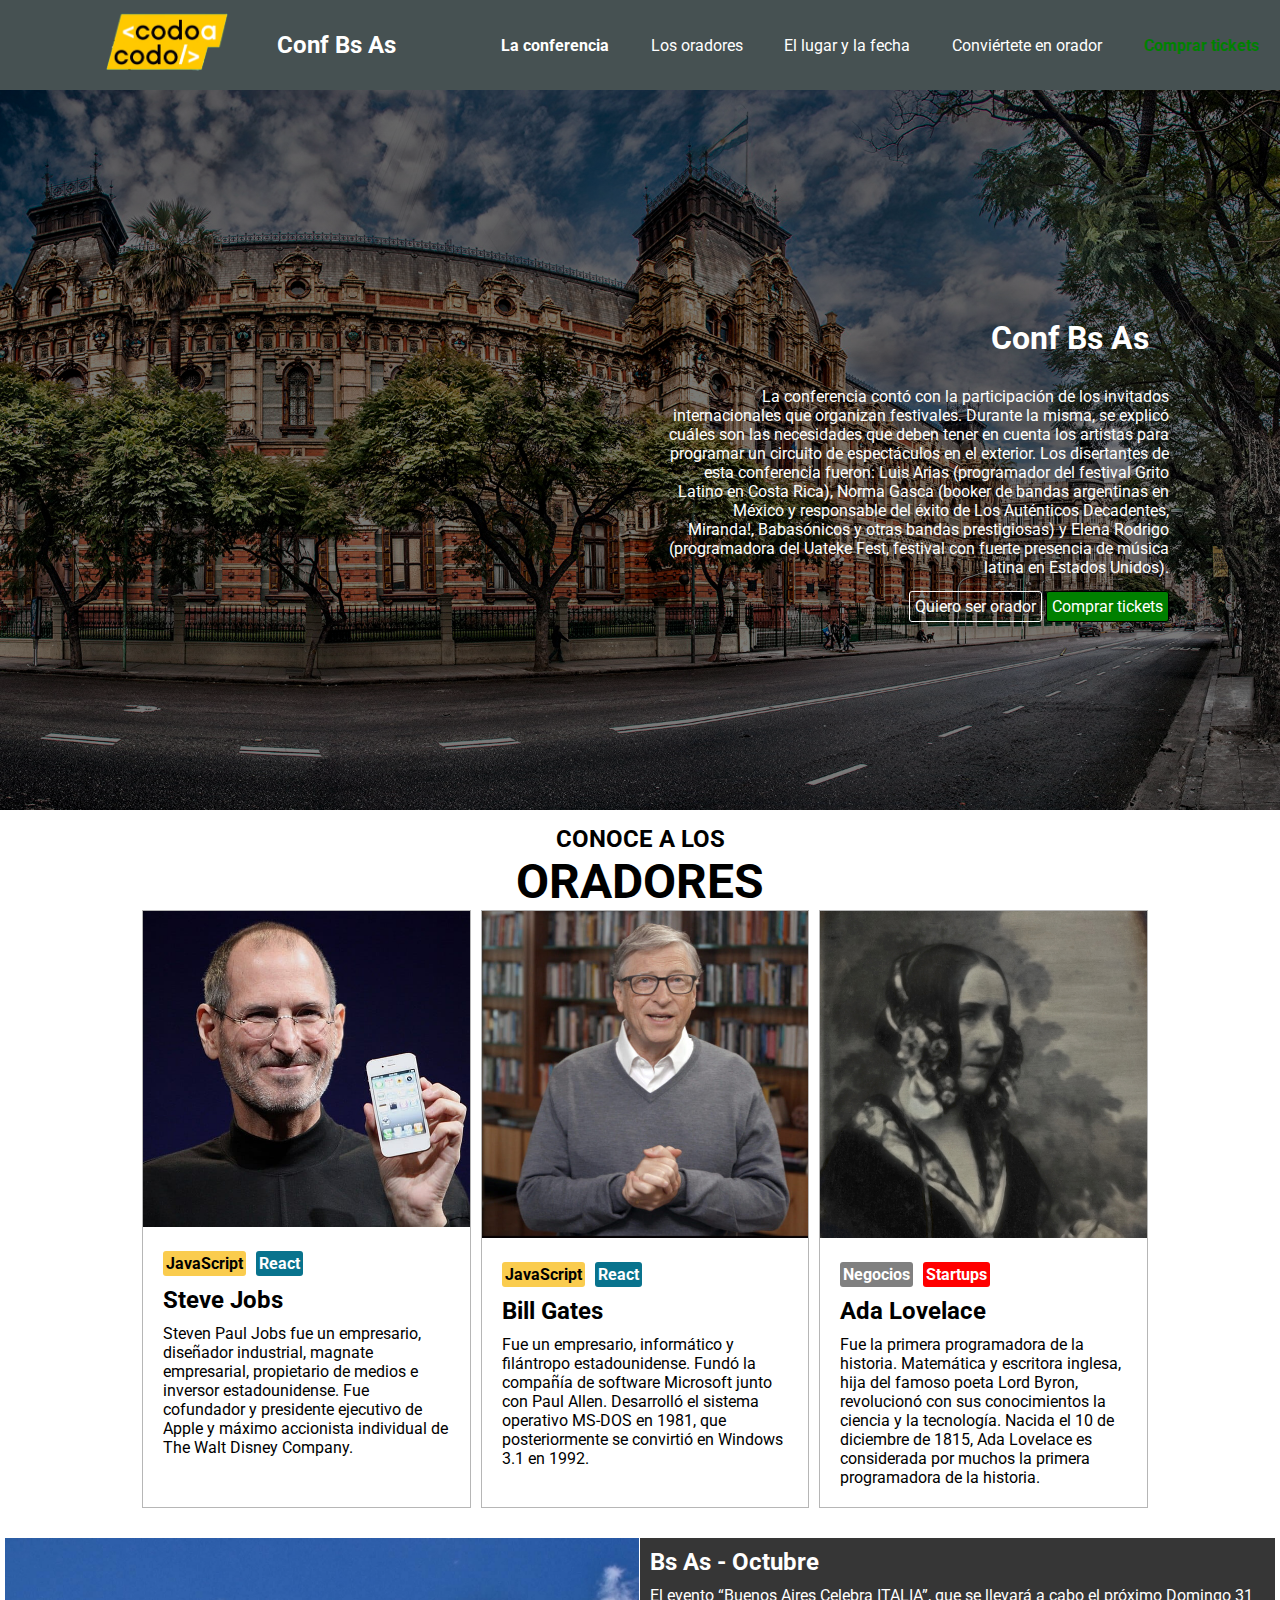
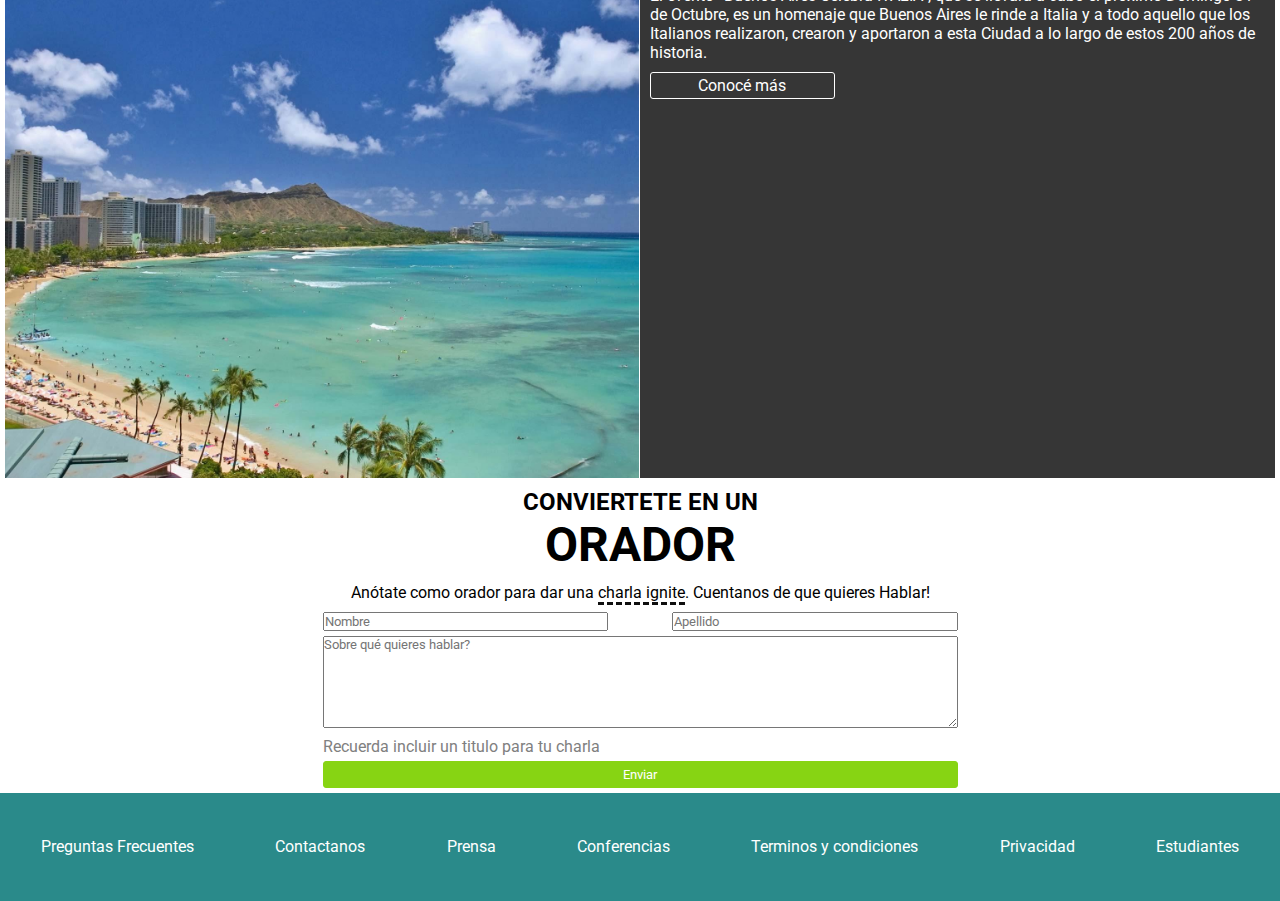
<file: index.html>
<!DOCTYPE html>
<html lang="es">

<head>
    <meta charset="UTF-8">
    <meta http-equiv="X-UA-Compatible" content="IE=edge">
    <meta name="viewport" content="width=device-width, initial-scale=1.0">
    <title>Proyecto Codo a Codo</title>
    <link rel="shortcut icon" href="favicon.ico" type="image/x-icon">
    <link rel="stylesheet" href="css/estilos.css">
</head>

<body>
    <header class="header">
        <div class="headerNavegacionYLogo">
            <div class="headerNav">
                <div class="contenedorLogo">
                    <a href="#"><img src="./assets/img/codoacodo.png" alt="Logo"></a>
                    <h2>Conf Bs As</h2>
                </div>
            </div>
            <nav class="navegacion">
                <ul class="listaNav">
                    <li><a class="linkNav linkLaConferencia" href="#laConferencia">La conferencia</a></li>
                    <li><a class="linkNav" href="#oradores">Los oradores</a></li>
                    <li><a class="linkNav" href="#lugarYFecha">El lugar y la fecha</a></li>
                    <li><a class="linkNav" href="#convierteteEnOrador">Conviértete en orador</a></li>
                    <li><a class="linkNav linkComprarTickets" href="./pages/comprar_tickets.html">Comprar tickets</a>
                    </li>
                </ul>
            </nav>
        </div>
        <section id="laConferencia">
            <div class="laConferencia">
                <div class="contenedorLaConferencia">
                    <h1>Conf Bs As</h1>
                    <p>
                        La conferencia contó con la participación de los invitados internacionales que organizan
                        festivales. Durante la misma, se explicó cuáles son las necesidades que deben tener en cuenta
                        los artistas para programar un circuito de espectáculos en el exterior.
                        Los disertantes de esta conferencia fueron: Luis Arias (programador del festival Grito Latino en
                        Costa Rica), Norma Gasca (booker de bandas argentinas en México y responsable del éxito de Los
                        Auténticos Decadentes, Miranda!, Babasónicos y otras bandas prestigiosas) y Elena Rodrigo
                        (programadora del Uateke Fest, festival con fuerte presencia de música latina en Estados
                        Unidos).
                    </p>
                    <div>
                        <a class="botonOrador" href="#convierteteEnOrador">Quiero ser orador</a>
                        <a class="botonTicket" href="./pages/comprar_tickets.html">Comprar tickets</a>
                    </div>
                </div>
            </div>
        </section>
    </header>
    <main>
        <div class="contenedor">
            <section id="oradores">
                <h2 class="tituloConocerOradores">
                    <div class="primerTitulo">CONOCE A LOS</div>
                    <div class="segundoTitulo">ORADORES</div>
                </h2>
                <div class="oradores">
                    <div class="orador">
                        <img src="./assets/img/gates" alt="Steve Jobs" class="imgOrador">
                        <div class="contenedorInformacionOrador">
                            <div class="etiquetasOrador">
                                <h4 class="etiquetaPrimeraOrador">JavaScript</h4>
                                <h4 class="etiquetaSegundaOrador">React</h4>
                            </div>
                            <h2 class="nombreOrador">Steve Jobs</h2>
                            <p class="informacionOrador">
                                Steven Paul Jobs ​​​​fue un empresario, diseñador industrial,
                                magnate empresarial, propietario de medios e inversor estadounidense. Fue cofundador y
                                presidente ejecutivo de Apple​ y máximo accionista individual de The Walt Disney
                                Company.
                            </p>
                        </div>
                    </div>
                    <div class="orador">
                        <img src="./assets/img/bill.jpg" alt="Bill Gates" class="imgOrador">
                        <div class="contenedorInformacionOrador">
                            <div class="etiquetasOrador">
                                <h4 class="etiquetaPrimeraOrador">JavaScript</h4>
                                <h4 class="etiquetaSegundaOrador">React</h4>
                            </div>
                            <h2 class="nombreOrador">Bill Gates</h2>
                            <p class="informacionOrador">
                                Fue un empresario, informático y filántropo estadounidense. Fundó la compañía de
                                software Microsoft junto con Paul Allen. Desarrolló el sistema operativo MS-DOS en 1981,
                                que posteriormente se convirtió en Windows 3.1 en 1992.
                            </p>
                        </div>
                    </div>
                    <div class="orador">
                        <img src="./assets/img/ada.jpeg" alt="Ada Lovelace" class="imgOrador">
                        <div class="contenedorInformacionOrador">
                            <div class="etiquetasOrador">
                                <h4 class="etiquetaPrimeraOradorAda">Negocios</h4>
                                <h4 class="etiquetaSegundaOradorAda">Startups</h4>
                            </div>
                            <h2 class="nombreOrador">Ada Lovelace</h2>
                            <p class="informacionOrador">
                                Fue la primera programadora de la historia. Matemática y escritora inglesa, hija del
                                famoso poeta Lord Byron, revolucionó con sus conocimientos la ciencia y la tecnología.
                                Nacida el 10 de diciembre de 1815, Ada Lovelace es considerada por muchos la primera
                                programadora de la historia.
                            </p>
                        </div>
                    </div>
                </div>
            </section>
            <section id="lugarYFecha">
                <div class="lugarYFecha">
                    <div class="contenedorLugarYFechaImg">
                        <img src="./assets/img/honolulu.jpg" alt="imagen playa">
                    </div>
                    <div class="contenedorLugarYFechaInformacion">
                        <h2>Bs As - Octubre</h2>
                        <p>
                            El evento “Buenos Aires Celebra ITALIA”, que se llevará a cabo el próximo Domingo 31 de
                            Octubre, es un homenaje que Buenos Aires le rinde a Italia y a todo aquello que los
                            Italianos realizaron, crearon y aportaron a esta Ciudad a lo largo de estos 200 años de
                            historia.
                        </p>
                        <a href="" class="contenedorLugarYFechaAncla">Conocé más</a>
                    </div>
                </div>
            </section>
            <section id="convierteteEnOrador">
                <div class="convierteteEnOrador">
                    <h2 class="tituloConocerOradores">
                        <div class="primerTitulo">CONVIERTETE EN UN</div>
                        <div class="segundoTitulo">ORADOR</div>
                    </h2>
                    <p class="descripcionConvierteteEnOrador">
                        Anótate como orador para dar una <span class="decoracionDescripcionConvierteteEnOrador">charla
                            ignite</span>. Cuentanos de que quieres Hablar!
                    </p>
                    <form class="formulario">
                        <div class="formularioNombreApellido">
                            <input type="text" placeholder="Nombre" required>
                            <input type="text" placeholder="Apellido" required>
                        </div>
                        <div>
                            <textarea name="" id="" cols="44" rows="6" placeholder="Sobre qué quieres hablar?"
                                required></textarea>
                        </div>
                        <p class="parrafoFormulario">Recuerda incluir un titulo para tu charla</p>
                        <div class="botonEnviar">
                            <input type="submit" value="Enviar">
                        </div>
                    </form>
                </div>
            </section>
        </div>
    </main>
    <footer>
        <div class="footer">
            <a href="">Preguntas Frecuentes</a>
            <a href="">Contactanos</a>
            <a href="">Prensa</a>
            <a href="">Conferencias</a>
            <a href="">Terminos y condiciones</a>
            <a href="">Privacidad</a>
            <a href="">Estudiantes</a>
        </div>
    </footer>


</body>

</html>
</file>
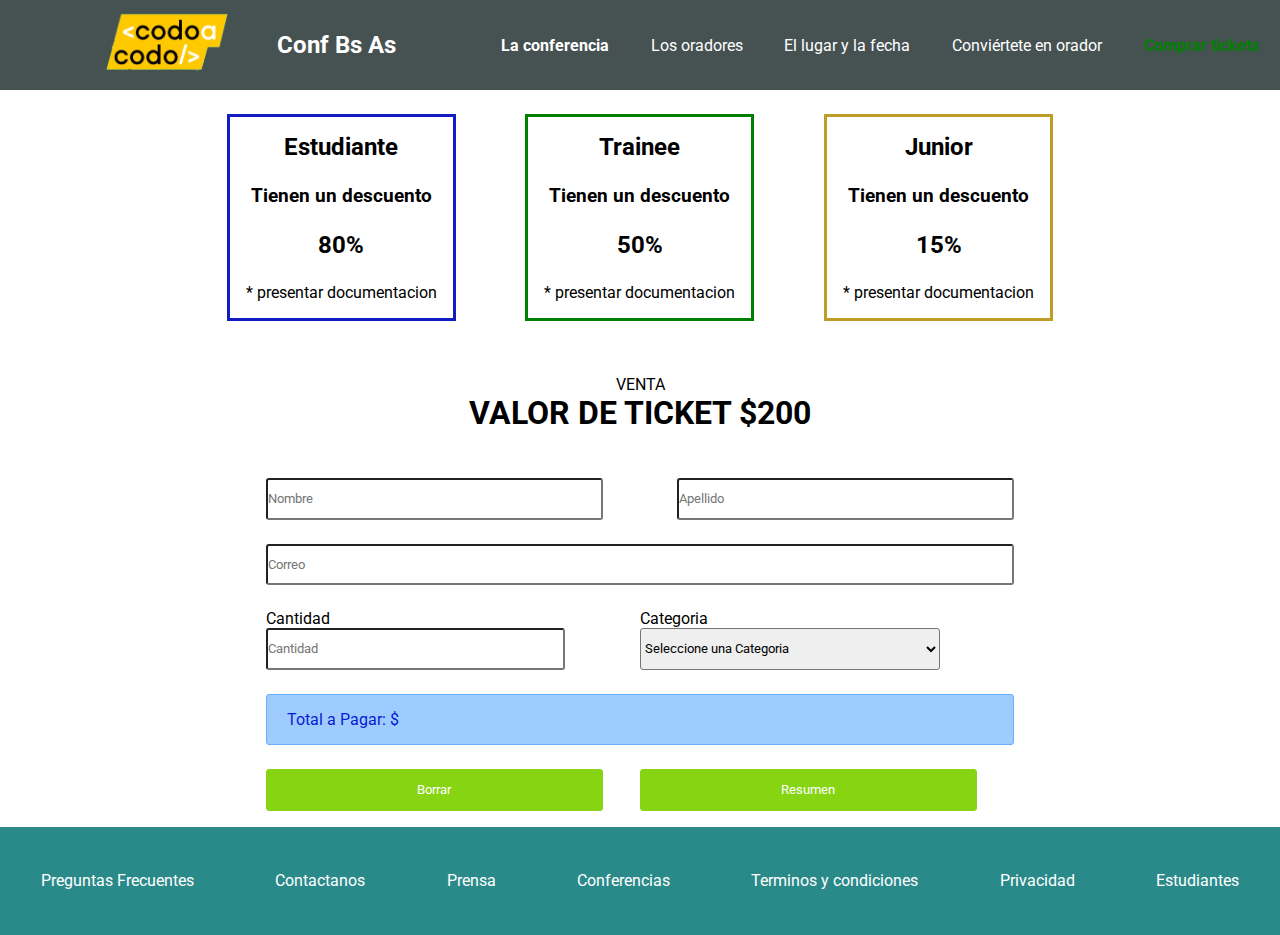
<file: pages/comprar_tickets.html>
<!DOCTYPE html>
<html lang="es">

<head>
    <meta charset="UTF-8">
    <meta http-equiv="X-UA-Compatible" content="IE=edge">
    <meta name="viewport" content="width=device-width, initial-scale=1.0">
    <title>Proyecto Codo a Codo</title>
    <link rel="shortcut icon" href="../favicon.ico" type="image/x-icon">
    <link rel="stylesheet" href="../css/estilos.css">
    <script src="../js/index.js"></script>
</head>

<body>
    <header class="header">
        <div class="headerNavegacionYLogo">
            <div class="headerNav">
                <div class="contenedorLogo">
                    <a href="../index.html"><img src="../assets/img/codoacodo.png" alt="Logo"></a>
                    <h2>Conf Bs As</h2>
                </div>
            </div>
            <nav class="navegacion">
                <ul class="listaNav">
                    <li><a class="linkNav linkLaConferencia" href="../index.html#laConferencia">La conferencia</a>
                    </li>
                    <li><a class="linkNav" href="../index.html#oradores">Los oradores</a></li>
                    <li><a class="linkNav" href="../index.html#lugarYFecha">El lugar y la fecha</a></li>
                    <li><a class="linkNav" href="../index.html#convierteteEnOrador">Conviértete en orador</a></li>
                    <li><a class="linkNav linkComprarTickets" href="#">Comprar tickets</a>
                    </li>
                </ul>
            </nav>

    </header>
    <main class="Ticket">
        <section>
            <div class="descuentos">
                <div class="descuento">
                    <h2>Estudiante</h2>
                    <h3>Tienen un descuento</h3>
                    <h2>80%</h2>
                    <p>* presentar documentacion</p>
                </div>
                <div class="descuento trainee">
                    <h2>Trainee</h2>
                    <h3>Tienen un descuento</h3>
                    <h2>50%</h2>
                    <p>* presentar documentacion</p>
                </div>
                <div class="descuento junior">
                    <h2>Junior</h2>
                    <h3>Tienen un descuento</h3>
                    <h2>15%</h2>
                    <p>* presentar documentacion</p>
                </div>
            </div>
        </section>
        <h1 class="TituloCompra">
            <div class="tituloVenta">VENTA</div>
            <div>VALOR DE TICKET $200</div>
        </h1>
        <section class="formularioTicket">
            <form class="formulario">
                <div class="formularioNombreApellido">
                    <input type="text" placeholder="Nombre" id="nombre" required>
                    <input type="text" placeholder="Apellido" id="apellido" required>
                </div>
                <div class="formularioEmail">
                    <input type="email" placeholder="Correo" id="email" required>
                </div>
                <div class="cantidadYCategoria">
                    <div class="cantidad">
                        <label for="cantidad">Cantidad</label>
                        <input type="number" placeholder="Cantidad" id="cantidad" name="cantidad" required>
                    </div>
                    <div class="categoria">
                        <label for="opcion">Categoria</label>
                        <select name="opcion" id="categoria" required>
                            <option value="Seleccionar" disabled selected>Seleccione una Categoria</option>
                            <option value="Estudiante">Estudiante</option>
                            <option value="Trainee">Trainee</option>
                            <option value="Junior">Junior</option>
                        </select>
                    </div>
                </div>
                <div class="totalAPagar">
                    <p>Total a Pagar: $<span id="resultado"></span></p>
                </div>

                <div class="botonTicketBorrar">
                    <div class="botonesTickets">
                        <input type="button" value="Borrar" onclick="borrarCampos()">
                    </div>
                    <div class="botonesTickets">
                        <input type="button" value="Resumen" onclick="calculateTicketPriceTotal()">
                    </div>
                </div>
            </form>
        </section>

    </main>

    <footer>
        <div class="footer">
            <a href="">Preguntas Frecuentes</a>
            <a href="">Contactanos</a>
            <a href="">Prensa</a>
            <a href="">Conferencias</a>
            <a href="">Terminos y condiciones</a>
            <a href="">Privacidad</a>
            <a href="">Estudiantes</a>
        </div>
    </footer>
</body>

</html>
</file>
<file: css/estilos.css>
@import url('https://fonts.googleapis.com/css2?family=Roboto:wght@300;400;500;700&display=swap');

* {
    box-sizing: border-box;
    padding: 0;
    margin: 0;
    font-family: Roboto;
}

.header {
    display: flex;
    width: 100%;
    background-color: rgb(70, 81, 82);
    flex-direction: column;
}

.contenedor {
    margin: auto;
    padding: 5px;
}

.headerNav {
    display: flex;
    flex-direction: column;
    align-items: center;
    justify-content: center;
    height: initial;
    padding: 1rem 1rem 0.1rem 1rem;
    width: 100%;

}

.contenedorLogo {
    width: 70%;
    display: flex;
    align-items: center;
    justify-content: space-around;
}

.contenedorLogo a {
    width: 50%;
}

.contenedorLogo img {
    width: 100%;
    object-fit: cover;
}

.contenedorLogo h2 {
    color: white;
}

.navegacion {
    width: 100%;

}

.listaNav {
    list-style: none;
    width: 100%;
    display: flex;
    flex-direction: column;
    align-items: center;
    width: 100%;
}


.linkNav {
    font-size: 1rem;
    text-decoration: none;
    color: white;
}


.linkLaConferencia {
    font-weight: bold;
}

.linkComprarTickets {
    color: green;
    font-weight: bold;
}

.laConferencia {
    background: linear-gradient(to bottom, #00000085, #00000085), url("../assets/img/ba1.jpg");
    height: 80vh;
    background-size: cover;
    background-position: center;
    background-repeat: no-repeat;
    padding-right: initial;
    text-align: right;
    padding: 10px;
    display: flex;
}

h1 {
    padding: 30px 20px;
    color: white;
    font-size: 2rem;
}

.laConferencia p {
    color: white;
    margin-bottom: 20px;
}

.botonOrador {
    text-decoration: none;
    color: white;
    border: 1px solid white;
    border-radius: 3px;
    padding: 5px;
}

.botonTicket {
    text-decoration: none;
    color: white;
    border: 1px solid black;
    background-color: green;
    border-radius: 3px;
    padding: 5px;
}

.tituloConocerOradores {
    text-align: center;
    margin-top: 10px;
}

.primerTitulo {
    font-size: 0.6rem;
}

.oradores {
    display: flex;
    flex-direction: column;
    width: 80%;
    margin: auto;
    row-gap: 20px;
}

.orador {
    text-align: center;
    width: 100%;
    border: 1px solid rgba(128, 128, 128, 0.573);
}

.imgOrador {
    width: 100%;
}

.contenedorInformacionOrador {
    padding: 20px;
    display: flex;
    flex-direction: column;
    row-gap: 10px;
}

.etiquetasOrador {
    display: flex;
    width: 75%;
}

.etiquetaPrimeraOrador {
    background-color: rgb(250, 204, 78);
    color: black;
    padding: 3px;
    border-radius: 3px;
}

.etiquetaSegundaOrador {
    margin-left: 10px;
    padding: 3px;
    background-color: rgb(9, 115, 141);
    color: white;
    border-radius: 3px;
}

.etiquetaPrimeraOradorAda {
    background-color: grey;
    color: white;
    border-radius: 3px;
    padding: 3px;
}

.etiquetaSegundaOradorAda {
    margin-left: 10px;
    padding: 3px;
    background-color: red;
    color: white;
    border-radius: 3px;
}


.nombreOrador,
.informacionOrador {
    text-align: left;
}

.lugarYFecha {
    margin-top: 30px;
    width: 100%;
    display: flex;
    flex-direction: column;
}

.contenedorLugarYFechaImg img {
    width: 100%;
    object-fit: cover;
}

.contenedorLugarYFechaInformacion {
    background-color: rgb(54, 54, 54);
    color: white;
    display: flex;
    flex-direction: column;
    width: 100%;
    row-gap: 10px;
    padding: 10px;
}

.contenedorLugarYFechaAncla {
    color: white;
    text-decoration: none;
    border: 1px solid white;
    border-radius: 3px;
    padding: 3px;
    width: 30%;
    text-align: center;
}

.convierteteEnOrador {
    text-align: center;
    display: flex;
    flex-direction: column;
    row-gap: 10px;
    justify-content: center;
    width: 100%;
    margin: auto;
}

.descripcionConvierteteEnOrador span {
    border-bottom: dashed rgb(15, 15, 15);
}


.formulario {
    display: flex;
    flex-direction: column;
    row-gap: 5px;
    width: 80%;
    margin: auto;
}

.formulario textarea {
    width: 100%;
}

.formularioNombreApellido {
    display: flex;
    justify-content: space-between;
}

.formularioNombreApellido input {
    width: 45%;
}

.parrafoFormulario {
    text-align: left;
    color: grey
}

.botonEnviar input {
    width: 100%;
    background-color: rgb(135, 212, 19);
    color: white;
    padding: 5px;
    border-radius: 3px;
    border: 1px solid rgb(135, 212, 19);
}

.footer {
    background-color: rgb(42, 138, 138);
    display: flex;
    flex-direction: column;
    text-align: center;
}

.footer a {
    padding: 2px;
    color: white;
    text-decoration: none;
}

/* Tickets */

.descuentos {
    display: flex;
    text-align: center;
    flex-direction: column;
}

.descuento {
    border: 3px solid rgb(17, 29, 194);
    display: flex;
    flex-direction: column;
    margin: 0.5em auto;
    padding: 1rem;
    row-gap: 1rem;
}

.trainee {
    border-color: green;
}

.junior {
    border-color: rgb(192, 156, 40);
}

.TituloCompra {
    color: black;
    margin: auto;
    text-align: center;
}

.tituloVenta {
    font-size: 1rem;
    font-weight: lighter;
}

.formularioEmail input {
    width: 100%;
}

.cantidadYCategoria {
    display: flex;
    width: 100%;
}

.cantidad {
    display: flex;
    flex-direction: column;
    width: 40%;
}

.categoria {
    display: flex;
    flex-direction: column;
    width: 40%;
    margin: auto;
}

.totalAPagar {
    background-color: rgba(105, 175, 255, 0.644);
    padding: 0.3rem;
    border: 1px solid rgb(105, 175, 255);
    border-radius: 3px;
}

.totalAPagar p {
    color: rgb(7, 27, 212);
}

.formularioTicket {
    margin: 1rem;
}

.formularioTicket .formulario {
    row-gap: 0.5rem;
}

.formularioTicket .formulario input {
    height: 1.5rem;
    border-radius: 3px;
}

.formularioTicket .formulario select {
    height: 1.5rem;
    border-radius: 3px;
}

.botonTicketBorrar {
    display: flex;
    width: 100%;
}

.botonesTickets {
    margin: auto;
    width: 50%;
}

.botonesTickets input {
    width: 90%;
    background-color: rgb(135, 212, 19);
    color: white;
    padding: 5px;
    border-radius: 3px;
    border: 1px solid rgb(135, 212, 19);
}

@media screen and (min-width: 768px) and (max-width:1024px) {
    .headerNavegacionYLogo {
        display: flex;
        width: 100%;
        height: 10vh;
    }

    .headerNav {
        width: 60%;
        padding: 0;
    }

    .navegacion {
        text-align: center;
        margin: auto;
    }

    .listaNav {
        width: 100%;
        flex-direction: initial;
        align-items: center;
        justify-content: space-around;
    }

    .laConferencia {
        justify-content: end;
    }

    .contenedorLaConferencia {
        margin-top: 6%;
        width: 60%;
        margin-right: 3%;
    }

    .oradores {
        width: 60%;
    }

    .primerTitulo {
        font-size: 1rem;
    }

    .segundoTitulo {
        font-size: 2rem;
    }

    .lugarYFecha {
        flex-direction: row;
        height: 30vh;
    }

    .contenedorLugarYFechaImg {
        height: 100%;
        width: 50%;
        border-right: 1px solid white;

    }

    .contenedorLugarYFechaImg img {
        height: 100%;
        width: 100%;
        object-fit: cover;
    }

    .contenedorLugarYFechaInformacion {
        height: 100%;
        width: 50%;
    }

    .formulario {
        width: 50%;
    }

    footer {
        height: 12vh;
    }

    .footer {
        flex-direction: row;
        justify-content: space-around;
        align-items: center;
        height: 100%;
    }

    .descuentos {
        flex-direction: row;
        width: 90%;
        margin: 1rem auto;
    }

    .descuento {
        row-gap: 1.5rem;

    }

    .formularioTicket .formulario {
        row-gap: 1.5rem;
        width: 80%;
    }

    .formularioTicket .formulario input {
        height: 2.6rem;
        border-radius: 3px;
    }

    .formularioTicket .formulario select {
        height: 2.6rem;
        border-radius: 3px;
    }

    .totalAPagar {
        height: 3.2rem;
        display: flex;
        align-items: center;

    }

    .totalAPagar p {
        margin: 1rem;
    }


}

@media (min-width: 1025px) and (max-width: 1280px) {
    .headerNavegacionYLogo {
        display: flex;
        width: 100%;
        height: 10vh;
    }

    .headerNav {
        width: 60%;
        padding: 0;
    }

    .navegacion {
        text-align: center;
        margin: auto;
    }

    .listaNav {
        width: 100%;
        flex-direction: initial;
        align-items: center;
        justify-content: space-around;
    }

    .laConferencia {
        justify-content: end;
        height: 80vh;
    }

    .contenedorLaConferencia {
        margin-top: 15%;
        width: 40%;
        margin-right: 8%;
    }

    .primerTitulo {
        font-size: 1.5rem;
    }

    .segundoTitulo {
        font-size: 3rem;
    }

    .oradores {
        flex-direction: row;
        justify-content: space-around;
    }

    .orador {
        margin-left: 10px;
    }

    .lugarYFecha {
        flex-direction: row;
        height: 60vh;
    }

    .contenedorLugarYFechaImg {
        height: 100%;
        width: 50%;
        border-right: 1px solid white;

    }

    .contenedorLugarYFechaImg img {
        height: 100%;
        width: 100%;
        object-fit: cover;
    }

    .contenedorLugarYFechaInformacion {
        height: 100%;
        width: 50%;
    }

    .formulario {
        width: 50%;
    }

    footer {
        height: 12vh;
    }

    .footer {
        flex-direction: row;
        justify-content: space-around;
        align-items: center;
        height: 100%;
    }

    .descuentos {
        flex-direction: row;
        width: 70%;
        margin: 1rem auto;
    }

    .descuento {
        row-gap: 1.5rem;

    }

    .formularioTicket .formulario {
        row-gap: 1.5rem;
        width: 60%;
    }

    .formularioTicket .formulario input {
        height: 2.6rem;
        border-radius: 3px;
    }

    .formularioTicket .formulario select {
        height: 2.6rem;
        border-radius: 3px;
    }

    .totalAPagar {
        height: 3.2rem;
        display: flex;
        align-items: center;

    }

    .totalAPagar p {
        margin: 1rem;
    }
}


@media (min-width: 1281px) {
    .headerNavegacionYLogo {
        display: flex;
        width: 100%;
        height: 10vh;
    }

    .contenedorLogo {
        justify-content: left;
    }

    .contenedorLogo a {
        width: 40%;
    }

    .headerNav {
        width: 60%;
        padding: 0;
    }

    .navegacion {
        text-align: center;
        margin: auto;
    }

    .listaNav {
        width: 100%;
        flex-direction: initial;
        align-items: center;
        justify-content: space-around;
    }

    .laConferencia {
        justify-content: end;
        height: 80vh;
    }

    .contenedorLaConferencia {
        margin-top: 15%;
        margin-right: 8%;
        width: 50%;
    }

    .primerTitulo {
        font-size: 1.5rem;
    }

    .segundoTitulo {
        font-size: 3rem;
    }

    .oradores {
        flex-direction: row;
        justify-content: space-around;
    }

    .orador {
        margin-left: 10px;
    }

    .lugarYFecha {
        flex-direction: row;
        height: 60vh;
    }

    .contenedorLugarYFechaImg {
        height: 100%;
        width: 50%;
        border-right: 1px solid white;

    }

    .contenedorLugarYFechaImg img {
        height: 100%;
        width: 100%;
        object-fit: cover;
    }

    .contenedorLugarYFechaInformacion {
        height: 100%;
        width: 50%;
    }

    .formulario {
        width: 50%;
    }

    .formularioNombreApellido input {
        height: 1.5rem;
    }

    textarea {
        height: 10rem;
    }

    footer {
        height: 16vh;
    }

    .footer {
        flex-direction: row;
        justify-content: space-around;
        align-items: center;
        height: 100%;
    }

    .descuentos {
        flex-direction: row;
        width: 70%;
        margin: 1rem auto;
    }

    .descuento {
        row-gap: 1.5rem;
    }

    .formularioTicket .formulario {
        row-gap: 1.5rem;
        width: 60%;
    }

    .formularioTicket .formulario input {
        height: 2.6rem;
        border-radius: 3px;
    }

    .formularioTicket .formulario select {
        height: 2.6rem;
        border-radius: 3px;
    }

    .totalAPagar {
        height: 3.2rem;
        display: flex;
        align-items: center;

    }

    .totalAPagar p {
        margin: 1rem;
    }
}
</file>
